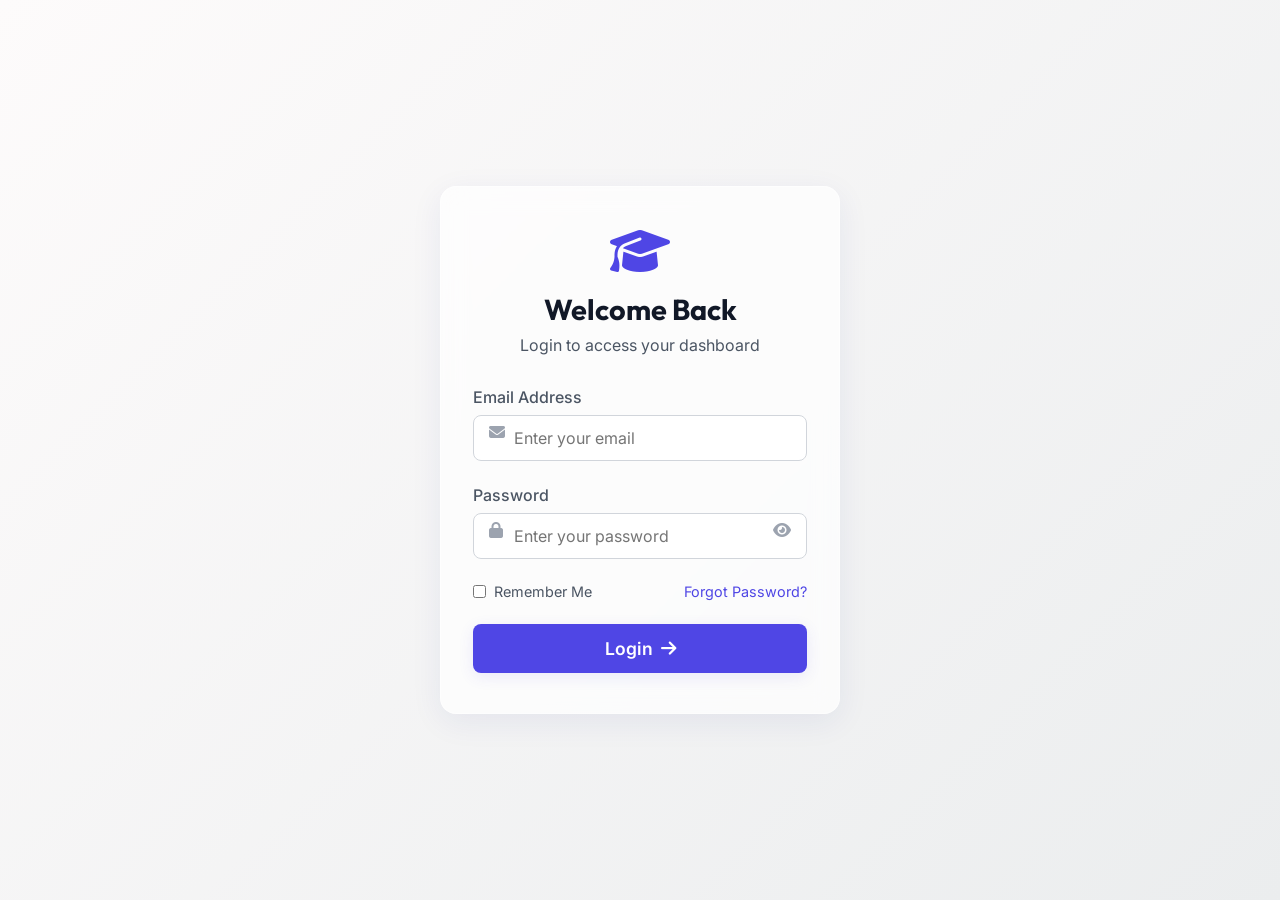
<file: index.html>
<!DOCTYPE html>
<html lang="en">
<head>
    <meta charset="UTF-8">
    <meta name="viewport" content="width=device-width, initial-scale=1.0">
    <title>Quiz System - Loading...</title>
    <script src="js/app.js"></script>
    <style>
        body { background: #111827; color: white; display: flex; align-items: center; justify-content: center; height: 100vh; font-family: sans-serif; }
        .loader { border: 4px solid rgba(255,255,255,0.1); border-left-color: #4f46e5; border-radius: 50%; width: 40px; height: 40px; animation: spin 1s linear infinite; }
        @keyframes spin { 100% { transform: rotate(360deg); } }
    </style>
</head>
<body>
    <div class="loader"></div>
</body>
</html>
</file>
<file: css/style.css>
@import url('https://fonts.googleapis.com/css2?family=Inter:wght@300;400;500;600;700&family=Outfit:wght@400;600;700&display=swap');

/* ==========================================================================
   RESET & BASE STYLES
   ========================================================================== */
* {
    margin: 0;
    padding: 0;
    box-sizing: border-box;
    font-family: 'Inter', sans-serif;
}

body {
    background: var(--bg-gradient);
    background-size: cover;
    background-attachment: fixed;
    color: var(--text-primary);
    min-height: 100vh;
    display: flex;
    flex-direction: column;
    overflow-x: hidden;
    transition: background 0.3s ease, color 0.3s ease;
}

h1, h2, h3, h4, h5, h6 {
    font-family: 'Outfit', sans-serif;
    color: var(--text-primary);
    margin-bottom: 1rem;
}

a {
    text-decoration: none;
    color: var(--accent-color);
    transition: color 0.2s ease;
}

a:hover {
    color: var(--accent-hover);
}

ul {
    list-style: none;
}

/* ==========================================================================
   LAYOUT
   ========================================================================== */
.container {
    max-width: 1200px;
    margin: 0 auto;
    padding: 0 1.5rem;
    width: 100%;
}

.main-content {
    flex: 1;
    padding: 2rem 0;
    animation: fadeIn 0.5s ease-in-out;
}

/* ==========================================================================
   NAVIGATION
   ========================================================================== */
.navbar {
    padding: 1rem 0;
    position: sticky;
    top: 0;
    z-index: 100;
    backdrop-filter: blur(16px);
    -webkit-backdrop-filter: blur(16px);
    background: var(--card-bg);
    border-bottom: 1px solid var(--card-border);
}

.nav-container {
    display: flex;
    justify-content: space-between;
    align-items: center;
}

.nav-logo {
    font-family: 'Outfit', sans-serif;
    font-size: 1.5rem;
    font-weight: 700;
    color: var(--text-primary);
    display: flex;
    align-items: center;
    gap: 0.5rem;
}

.nav-logo i {
    color: var(--accent-color);
}

.nav-links {
    display: flex;
    gap: 2rem;
    align-items: center;
}

.nav-links a {
    color: var(--text-secondary);
    font-weight: 500;
    display: flex;
    align-items: center;
    gap: 0.5rem;
    padding: 0.5rem;
    border-radius: 8px;
    transition: all 0.2s ease;
}

.nav-links a:hover, .nav-links a.active {
    color: var(--accent-color);
    background: var(--accent-light);
}

.mobile-menu-btn {
    display: none;
    background: none;
    border: none;
    color: var(--text-primary);
    font-size: 1.5rem;
    cursor: pointer;
}

/* ==========================================================================
   COMPONENTS
   ========================================================================== */

/* Buttons */
.btn {
    display: inline-flex;
    align-items: center;
    justify-content: center;
    gap: 0.5rem;
    padding: 0.75rem 1.5rem;
    border-radius: 8px;
    font-weight: 600;
    cursor: pointer;
    transition: all 0.3s ease;
    border: none;
    font-size: 1rem;
    position: relative;
    overflow: hidden;
}

.btn-primary {
    background: var(--accent-color);
    color: white;
    box-shadow: 0 4px 15px var(--accent-light);
}

.btn-primary:hover {
    background: var(--accent-hover);
    transform: translateY(-2px);
    color: white;
}

.btn-outline {
    background: transparent;
    color: var(--accent-color);
    border: 2px solid var(--accent-color);
}

.btn-outline:hover {
    background: var(--accent-color);
    color: white;
}

.btn-icon {
    padding: 0.5rem;
    border-radius: 50%;
    width: 40px;
    height: 40px;
    display: flex;
    align-items: center;
    justify-content: center;
}

/* Forms */
.form-group {
    margin-bottom: 1.5rem;
    position: relative;
}

.form-label {
    display: block;
    margin-bottom: 0.5rem;
    font-weight: 500;
    color: var(--text-secondary);
}

.form-control {
    width: 100%;
    padding: 0.75rem 1rem;
    padding-left: 2.5rem;
    border-radius: 8px;
    border: 1px solid var(--input-border);
    background: var(--input-bg);
    color: var(--text-primary);
    font-size: 1rem;
    transition: all 0.3s ease;
}

.form-control:focus {
    outline: none;
    border-color: var(--accent-color);
    box-shadow: 0 0 0 3px var(--accent-light);
}

.form-icon {
    position: absolute;
    left: 1rem;
    top: 2.3rem; /* Adjusted based on label height */
    color: var(--text-muted);
}

/* Toggle Switch */
.toggle-switch {
    position: relative;
    display: inline-block;
    width: 50px;
    height: 24px;
}

.toggle-switch input {
    opacity: 0;
    width: 0;
    height: 0;
}

.slider {
    position: absolute;
    cursor: pointer;
    top: 0;
    left: 0;
    right: 0;
    bottom: 0;
    background-color: #ccc;
    transition: .4s;
    border-radius: 24px;
}

.slider:before {
    position: absolute;
    content: "";
    height: 18px;
    width: 18px;
    left: 3px;
    bottom: 3px;
    background-color: white;
    transition: .4s;
    border-radius: 50%;
}

input:checked + .slider {
    background-color: var(--accent-color);
}

input:checked + .slider:before {
    transform: translateX(26px);
}

/* Custom Scrollbar */
::-webkit-scrollbar {
    width: 8px;
}

::-webkit-scrollbar-track {
    background: var(--bg-color);
}

::-webkit-scrollbar-thumb {
    background: var(--text-muted);
    border-radius: 4px;
}

::-webkit-scrollbar-thumb:hover {
    background: var(--text-secondary);
}

/* ==========================================================================
   ANIMATIONS
   ========================================================================== */
@keyframes fadeIn {
    from { opacity: 0; transform: translateY(10px); }
    to { opacity: 1; transform: translateY(0); }
}

@keyframes slideInRight {
    from { opacity: 0; transform: translateX(20px); }
    to { opacity: 1; transform: translateX(0); }
}

@keyframes pulse {
    0% { transform: scale(1); }
    50% { transform: scale(1.05); }
    100% { transform: scale(1); }
}

/* ==========================================================================
   UTILITIES
   ========================================================================== */
.text-center { text-align: center; }
.mt-1 { margin-top: 0.5rem; }
.mt-2 { margin-top: 1rem; }
.mt-3 { margin-top: 1.5rem; }
.mt-4 { margin-top: 2rem; }
.mb-1 { margin-bottom: 0.5rem; }
.mb-2 { margin-bottom: 1rem; }
.mb-3 { margin-bottom: 1.5rem; }
.mb-4 { margin-bottom: 2rem; }
.flex { display: flex; }
.flex-col { display: flex; flex-direction: column; }
.items-center { align-items: center; }
.justify-between { justify-content: space-between; }
.justify-center { justify-content: center; }
.gap-1 { gap: 0.5rem; }
.gap-2 { gap: 1rem; }
.gap-3 { gap: 1.5rem; }
.w-full { width: 100%; }
.text-sm { font-size: 0.875rem; }
.text-muted { color: var(--text-muted); }
.hidden { display: none !important; }

/* Toast Notification */
.toast-container {
    position: fixed;
    bottom: 20px;
    right: 20px;
    z-index: 9999;
    display: flex;
    flex-direction: column;
    gap: 10px;
}

.toast {
    background: var(--card-bg);
    backdrop-filter: blur(10px);
    border: 1px solid var(--card-border);
    color: var(--text-primary);
    padding: 1rem 1.5rem;
    border-radius: 8px;
    box-shadow: var(--shadow-lg);
    display: flex;
    align-items: center;
    gap: 10px;
    animation: slideInRight 0.3s ease forwards;
    min-width: 300px;
}

.toast.success { border-left: 4px solid var(--success-color); }
.toast.error { border-left: 4px solid var(--danger-color); }
.toast.warning { border-left: 4px solid var(--warning-color); }
.toast.info { border-left: 4px solid var(--info-color); }

.toast i { font-size: 1.2rem; }
.toast.success i { color: var(--success-color); }
.toast.error i { color: var(--danger-color); }
</file>
<file: css/themes.css>
/* ==========================================================================
   THEMES & VARIABLES (themes.css)
   ========================================================================== */

:root {
    /* Default Accent Color (Blue) */
    --accent-color: #4f46e5;
    --accent-hover: #4338ca;
    --accent-light: rgba(79, 70, 229, 0.1);
    
    /* System Colors */
    --success-color: #10b981;
    --success-hover: #059669;
    --danger-color: #ef4444;
    --danger-hover: #dc2626;
    --warning-color: #f59e0b;
    --info-color: #3b82f6;

    /* Theme - Light (Default) */
    --bg-color: #f3f4f6;
    --text-primary: #111827;
    --text-secondary: #4b5563;
    --text-muted: #9ca3af;
    --card-bg: rgba(255, 255, 255, 0.7);
    --card-border: rgba(255, 255, 255, 0.5);
    --input-bg: rgba(255, 255, 255, 0.9);
    --input-border: #d1d5db;
    --shadow-sm: 0 1px 2px 0 rgba(0, 0, 0, 0.05);
    --shadow-md: 0 4px 6px -1px rgba(0, 0, 0, 0.1), 0 2px 4px -1px rgba(0, 0, 0, 0.06);
    --shadow-lg: 0 10px 15px -3px rgba(0, 0, 0, 0.1), 0 4px 6px -2px rgba(0, 0, 0, 0.05);
    --glass-shadow: 0 8px 32px 0 rgba(31, 38, 135, 0.07);
    
    /* Background Gradient (Light) */
    --bg-gradient: linear-gradient(135deg, #fdfbfb 0%, #ebedee 100%);
}

/* Dark Theme */
[data-theme="dark"] {
    --bg-color: #111827;
    --text-primary: #f9fafb;
    --text-secondary: #d1d5db;
    --text-muted: #6b7280;
    --card-bg: rgba(31, 41, 55, 0.6);
    --card-border: rgba(75, 85, 99, 0.4);
    --input-bg: rgba(17, 24, 39, 0.8);
    --input-border: #4b5563;
    --glass-shadow: 0 8px 32px 0 rgba(0, 0, 0, 0.3);
    
    /* Background Gradient (Dark) */
    --bg-gradient: linear-gradient(135deg, #111827 0%, #1f2937 100%);
}

/* Accent Colors */
[data-accent="green"] {
    --accent-color: #10b981;
    --accent-hover: #059669;
    --accent-light: rgba(16, 185, 129, 0.1);
}

[data-accent="purple"] {
    --accent-color: #8b5cf6;
    --accent-hover: #7c3aed;
    --accent-light: rgba(139, 92, 246, 0.1);
}

[data-accent="orange"] {
    --accent-color: #f97316;
    --accent-hover: #ea580c;
    --accent-light: rgba(249, 115, 22, 0.1);
}

[data-accent="pink"] {
    --accent-color: #ec4899;
    --accent-hover: #db2777;
    --accent-light: rgba(236, 72, 153, 0.1);
}

/* ==========================================================================
   GLASSMORPHISM UTILITIES
   ========================================================================== */
.glass-panel {
    background: var(--card-bg);
    backdrop-filter: blur(12px);
    -webkit-backdrop-filter: blur(12px);
    border: 1px solid var(--card-border);
    box-shadow: var(--glass-shadow);
    border-radius: 16px;
}

.glass-button {
    background: rgba(255, 255, 255, 0.1);
    backdrop-filter: blur(4px);
    -webkit-backdrop-filter: blur(4px);
    border: 1px solid var(--card-border);
}

[data-theme="dark"] .glass-button {
    background: rgba(0, 0, 0, 0.2);
}

/* Gradients for text */
.text-gradient {
    background: linear-gradient(135deg, var(--accent-color), var(--info-color));
    -webkit-background-clip: text;
    -webkit-text-fill-color: transparent;
    background-clip: text;
}
</file>
<file: css/responsive.css>
/* ==========================================================================
   RESPONSIVE DESIGN (responsive.css)
   ========================================================================== */

/* Tablet (max-width: 992px) */
@media (max-width: 992px) {
    .container {
        padding: 0 1rem;
    }

    .dashboard-grid, .stats-grid {
        grid-template-columns: repeat(2, 1fr) !important;
    }
}

/* Mobile Landscape (max-width: 768px) */
@media (max-width: 768px) {
    .nav-links {
        display: none;
        position: absolute;
        top: 100%;
        left: 0;
        width: 100%;
        background: var(--card-bg);
        backdrop-filter: blur(16px);
        flex-direction: column;
        padding: 1rem;
        border-bottom: 1px solid var(--card-border);
        box-shadow: var(--shadow-md);
    }

    .nav-links.active {
        display: flex;
    }

    .mobile-menu-btn {
        display: block;
    }

    .stats-grid {
        grid-template-columns: 1fr !important;
    }
    
    .dashboard-grid {
        grid-template-columns: 1fr !important;
    }

    .quiz-container {
        padding: 1rem !important;
    }

    .question-nav-grid {
        grid-template-columns: repeat(5, 1fr) !important;
    }
    
    .profile-grid {
        grid-template-columns: 1fr !important;
    }

    .toast-container {
        left: 20px;
        bottom: 20px;
        right: 20px;
    }
    
    .toast {
        min-width: unset;
        width: 100%;
    }
}

/* Mobile Portrait (max-width: 480px) */
@media (max-width: 480px) {
    h1 { font-size: 1.5rem; }
    h2 { font-size: 1.25rem; }
    
    .btn {
        width: 100%;
        margin-bottom: 0.5rem;
    }
    
    .quiz-header {
        flex-direction: column;
        gap: 1rem;
        align-items: flex-start !important;
    }
}
</file>
